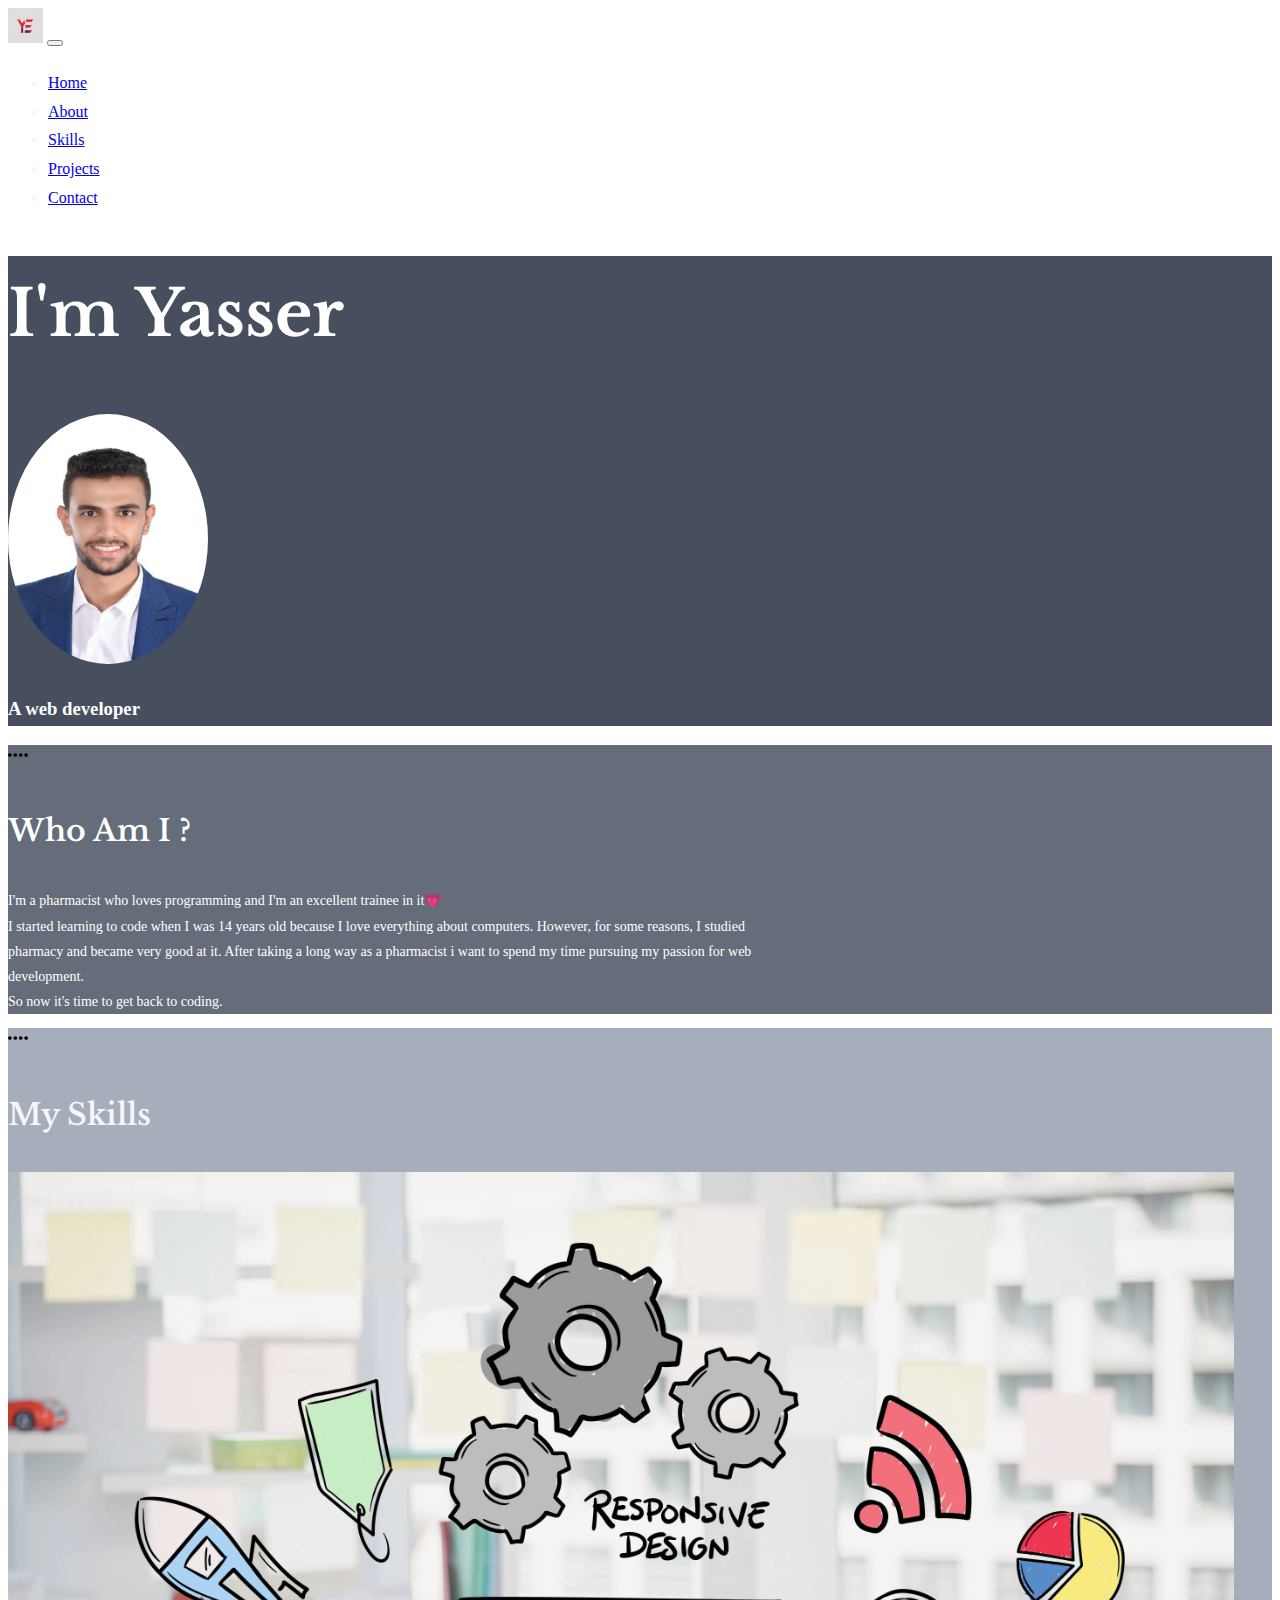
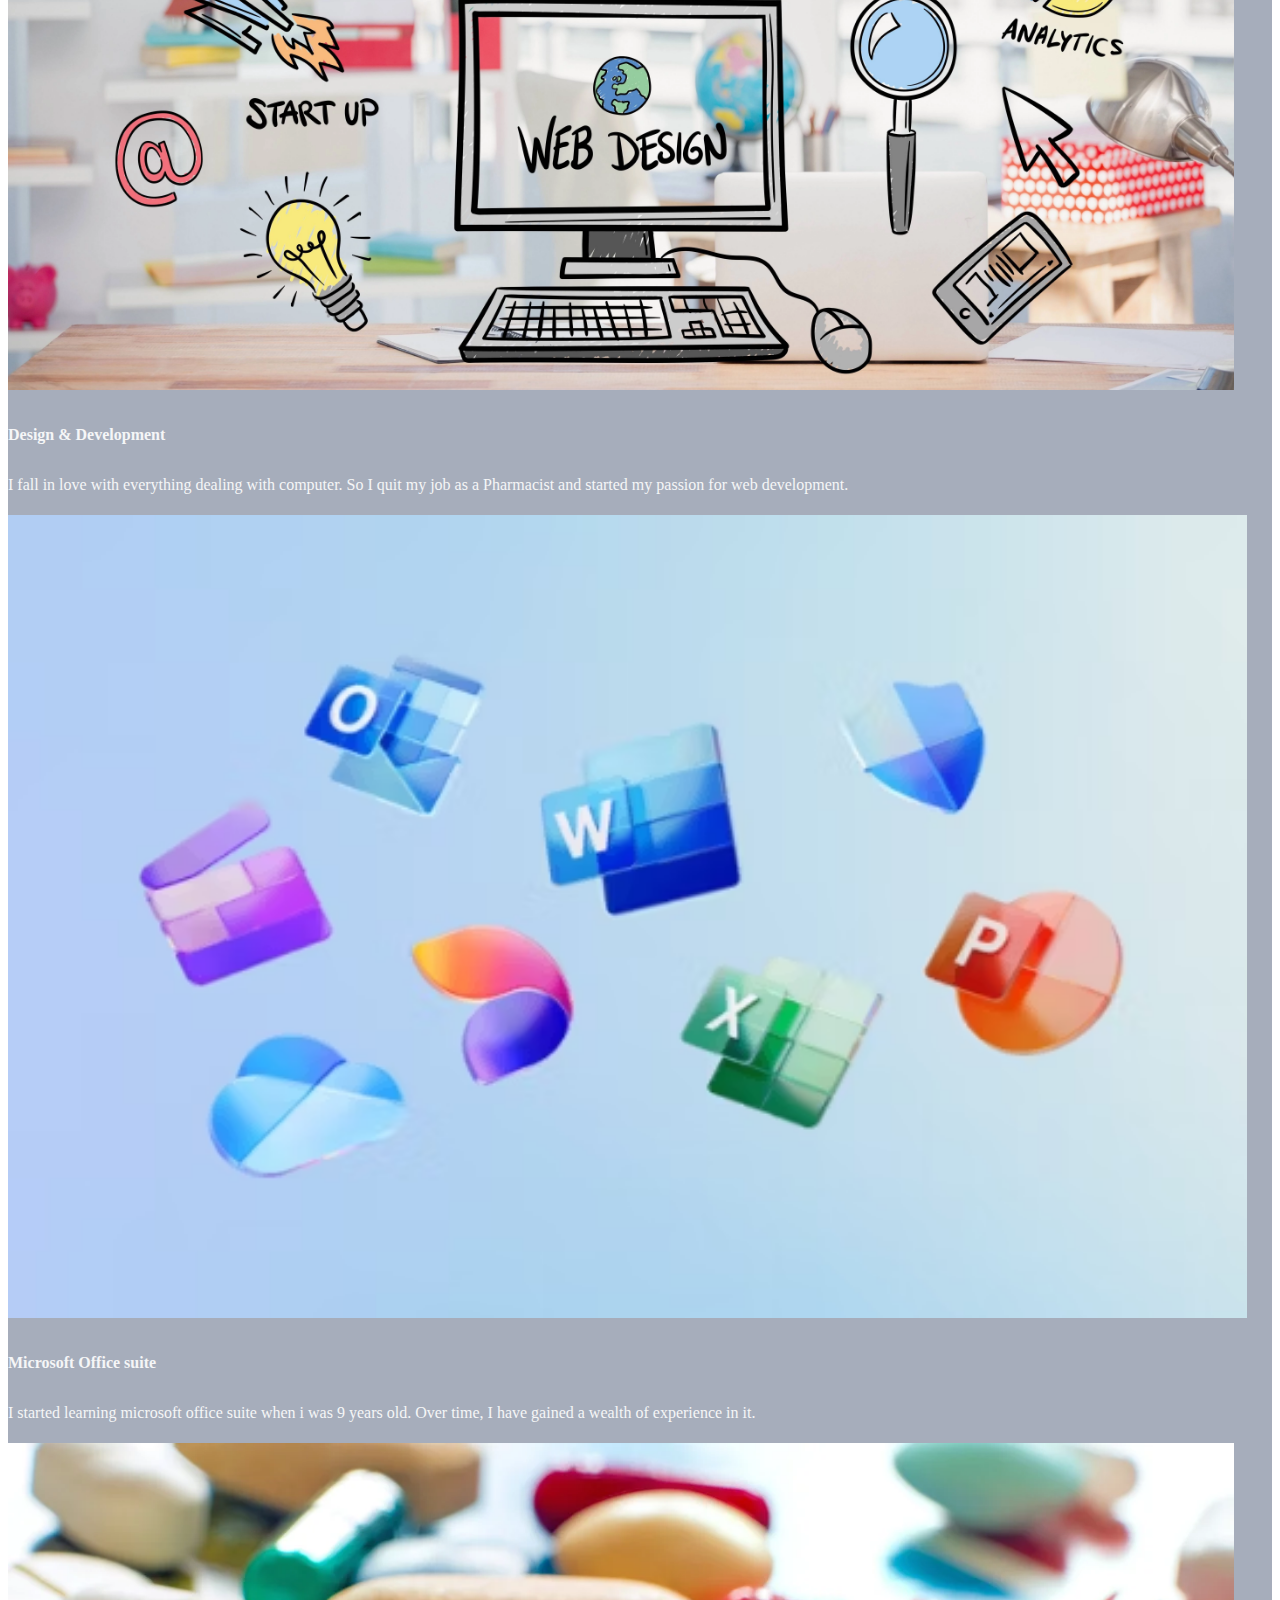
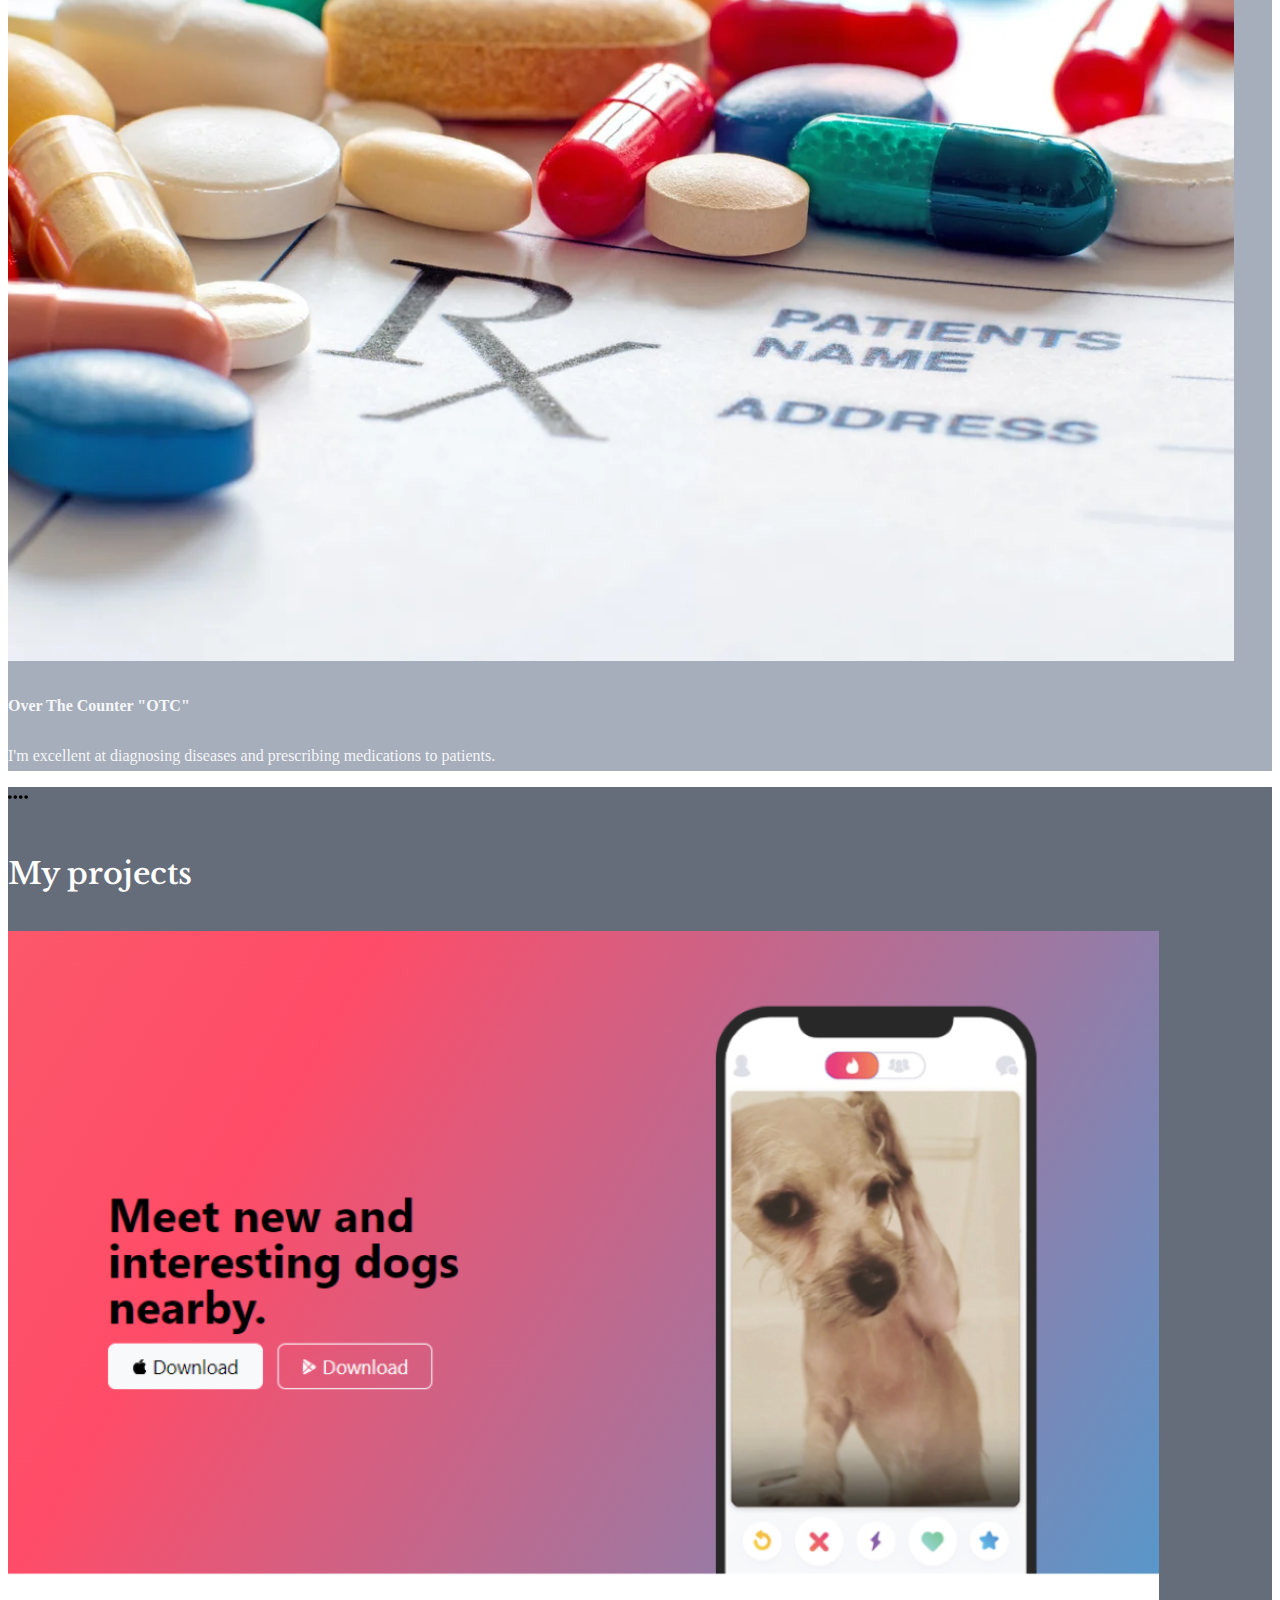
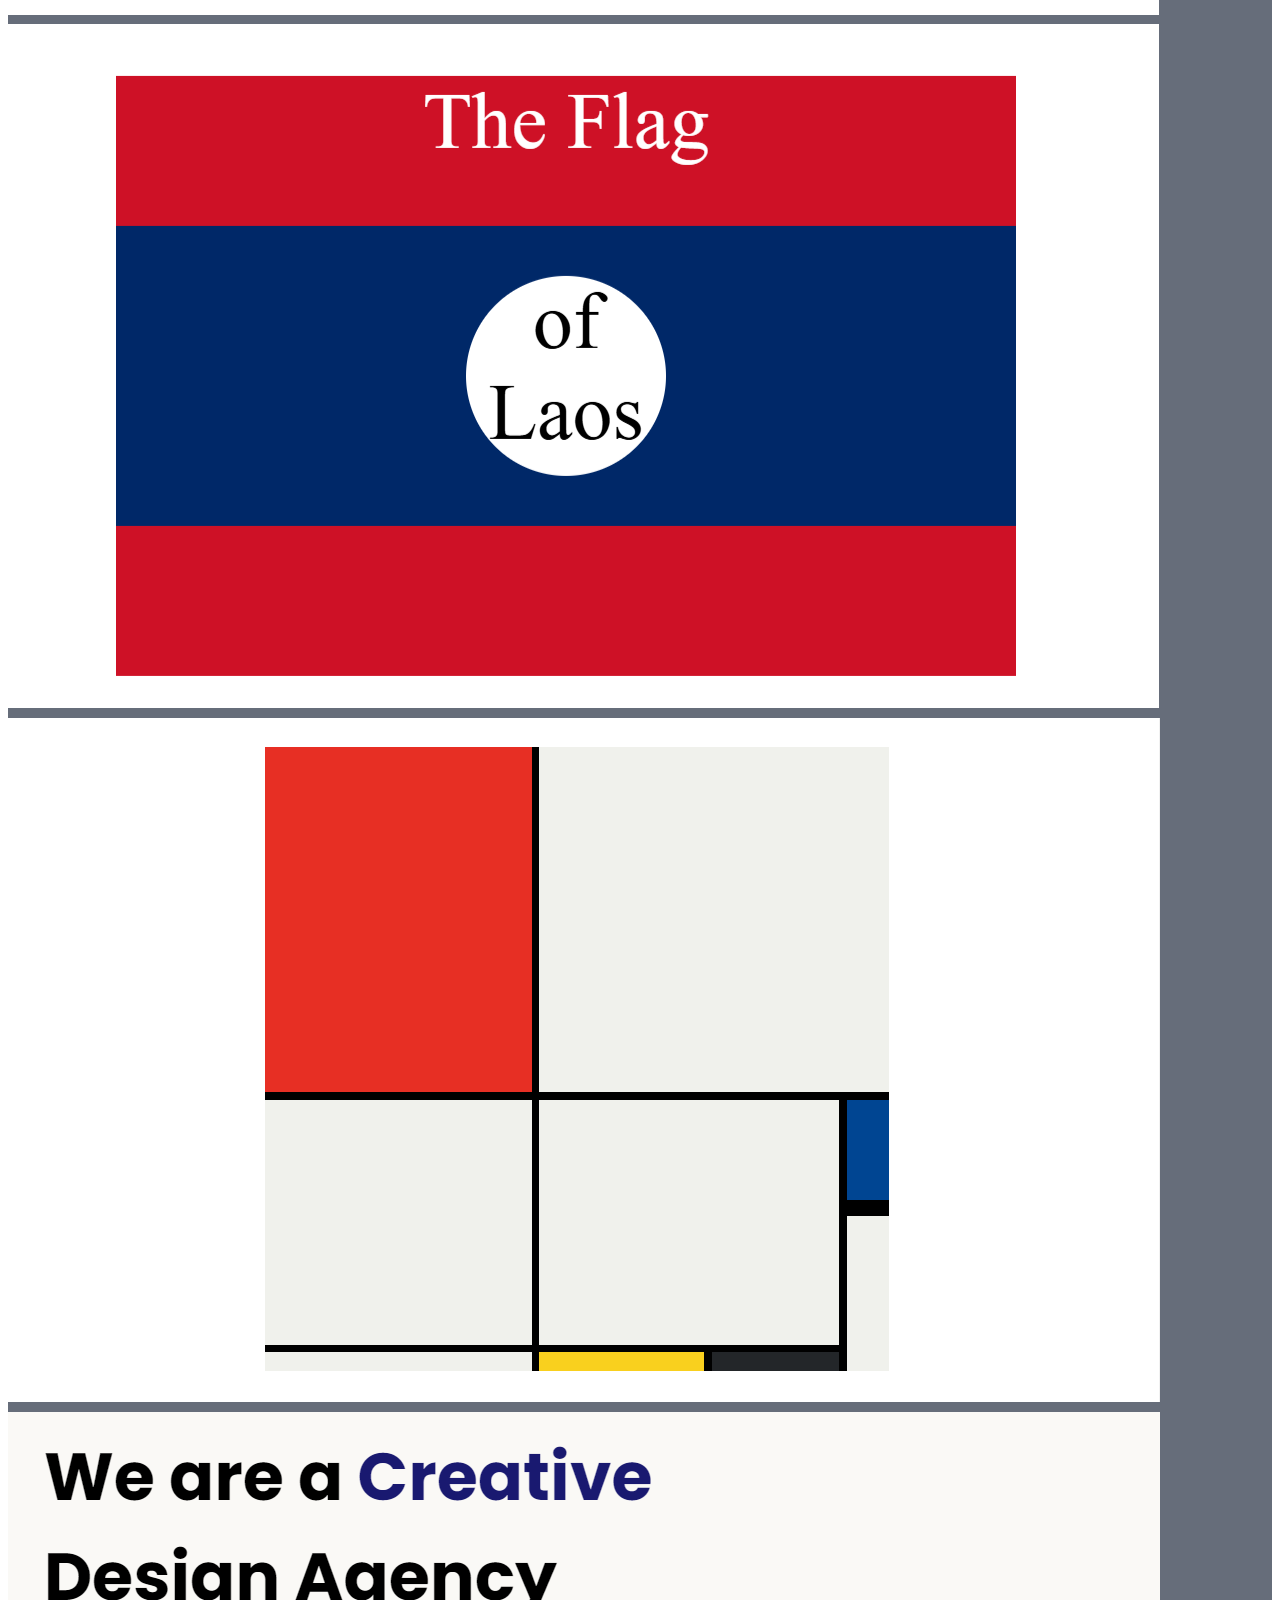
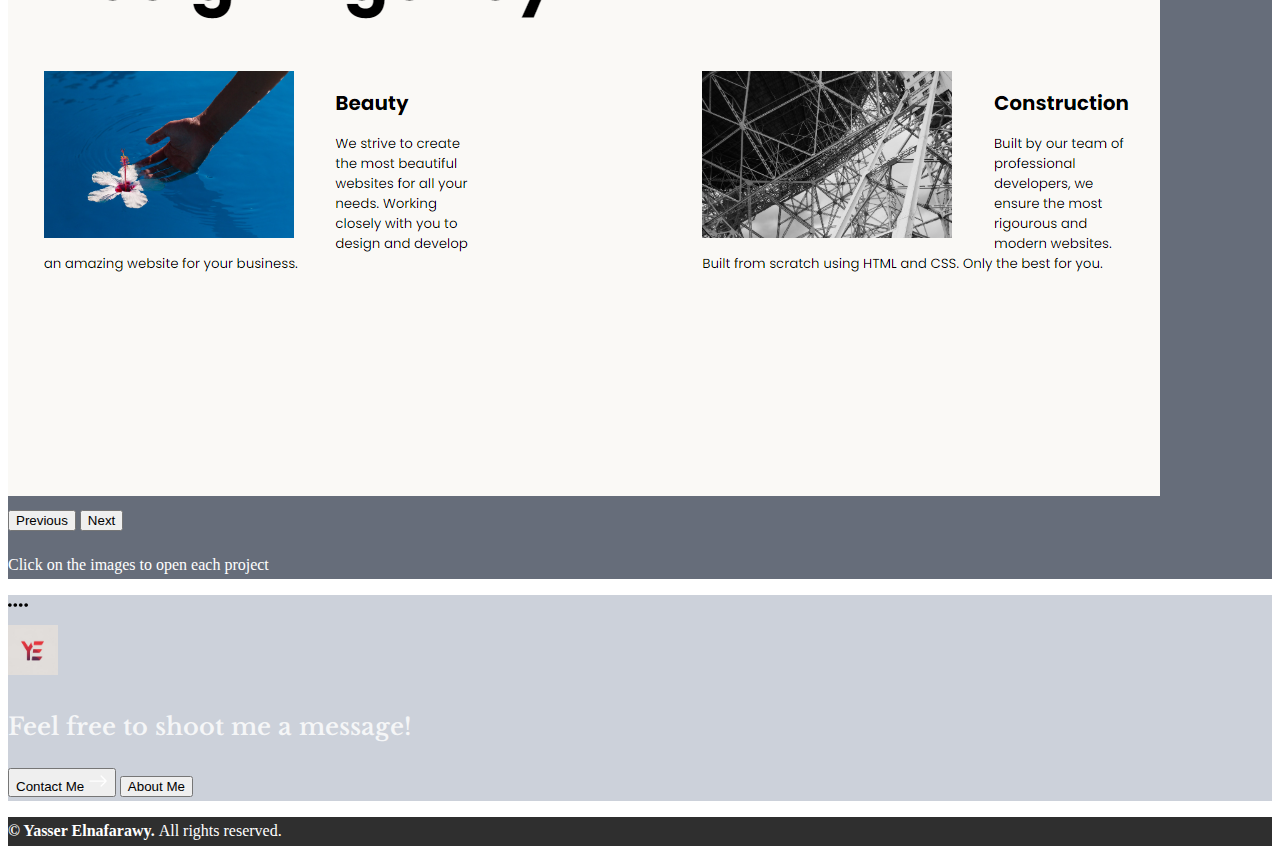
<file: index.html>
<!DOCTYPE html>
<html lang="en">
<head>
    <meta charset="UTF-8">
    <meta name="viewport" content="width=device-width, initial-scale=1.0">
    <title>Yasser Elnafarawy</title>
    <link rel="stylesheet" href="./style.css">
    <link rel="preconnect" href="https://fonts.googleapis.com">
    <link rel="preconnect" href="https://fonts.gstatic.com" crossorigin>
    <link href="https://fonts.googleapis.com/css2?family=Caveat&family=Libre+Baskerville&family=Niconne&display=swap" rel="stylesheet">
    <link href="https://cdn.jsdelivr.net/npm/bootstrap@5.3.6/dist/css/bootstrap.min.css" rel="stylesheet" integrity="sha384-4Q6Gf2aSP4eDXB8Miphtr37CMZZQ5oXLH2yaXMJ2w8e2ZtHTl7GptT4jmndRuHDT" crossorigin="anonymous">
</head>

<body>

    <section id="navbar">
        <nav class="navbar navbar-expand-lg bg-body-tertiary">
            <div class="container-fluid">
                <a class="navbar-brand" href="#"><img src="./assets/Dynamic 'YE' (2).png" height="35" alt="YE logo"></a>
                <button class="navbar-toggler" type="button" data-bs-toggle="collapse" data-bs-target="#navbarNavDropdown" aria-controls="navbarNavDropdown" aria-expanded="false" aria-label="Toggle navigation">
                <span class="navbar-toggler-icon"></span>
                </button>
                <div class="collapse navbar-collapse" id="navbarNavDropdown">
                <ul class="navbar-nav">
                    <li class="nav-item">
                    <a class="nav-link active" aria-current="page" href="#">Home</a>
                    </li>
                    <li class="nav-item">
                    <a class="nav-link" href="#who">About</a>
                    </li>
                    <li class="nav-item">
                    <a class="nav-link" href="#skills">Skills</a>
                    </li>
                    <li class="nav-item">
                    <a class="nav-link" href="#projects">Projects</a>
                    </li>
                    <li class="nav-item">
                    <a class="nav-link " href="#contact">Contact</a>
                    </li>
                </ul>
                </div>
            </div>
        </nav>
    </section>


    <section id="header">
        <div class="container-fluid bg-1 text-center py-5">
            <h1 class="pb-5 ">I'm Yasser</h1>
            <img src="./assets/Yasser.png" class="border border-4 border-success" style="display:inline" alt="Bird" width="200" height="250">
            <h3 class="pt-5">A web developer</h3>
        </div>
    </section>


    <section id="who" class="bg-2">
        <div class="container-fluid  text-center pb-5 px-lg-5  ">
            <img src="./assets/four-dots.svg" alt="four-dots" width="20px" class="mt-2 mb-5">
            <h3 class="margin pt-3 py-2">Who Am I ?</h3>
            <p class="pt-5 px-lg-5">I'm a pharmacist who loves programming and I'm an excellent trainee in it💗<br>
            I started learning to code when I was 14 years old because I love everything about computers. However, for some reasons, I studied pharmacy and became very good at it. After taking a long way as a pharmacist i want to spend my time pursuing my passion for web development. <br> 
            <span class="fw-bold text-primary-emphasis ">So now it's time to get back to coding.</span></p>
        </div>
    </section>


    <section id="skills">
        <div class="container-fluid bg-3 text-center">    
            <img src="./assets/four-dots.svg" alt="four-dots" width="20px" class="mt-2 mb-5">
            <h3 class="margin pb-5">My Skills</h3>
            <div class="row">
                <div class="col-lg-4 pb-5 px-5 text-center ">
                    
                    <img src="./assets/web-design.webp" class="mb-3" style="width:97%" alt="web-design">
                    <h4>Design & Development</h4>
                    <p >I fall in love with everything dealing with computer. So I quit my job as a Pharmacist and started my passion for web development.</p>
                    
                </div>
                <div class="col-lg-4 pb-5 px-5 text-center "> 
                    
                    <img src="./assets/MOS.avif" class="mb-3" style="width:98%" alt="microsoft office suite">
                    <h4>Microsoft Office suite</h4>
                    <p>I started learning microsoft office suite when i was 9 years old. Over time, I have gained a wealth of experience in it. </p>
                    
                </div>
                <div class="col-lg-4 pb-5 px-5 text-center  "> 
                    
                    <img src="./assets/medications.webp" class="mb-3" style="width:97%" alt="medications">
                    <h4>Over The Counter "OTC"</h4>
                    <p>I'm excellent at diagnosing diseases and prescribing medications to patients.</p>
                    
                </div>
            </div>
        </div>
        
    </section>

    <section id="projects">
        <div class="container-fluid text-center pb-5">
            <img src="./assets/four-dots.svg" alt="four-dots" width="20px" class="mt-2 mb-5">
            <h3 class="">My projects</h3>
            <div class="d-flex justify-content-center">
                <div id="carouselExampleAutoplaying" class="carousel slide mt-3 mb-1" data-bs-ride="carousel">
                    <div class="carousel-inner">
                        <div class="carousel-item active">
                        <a href="./projects/11.3 TinDog Project/index.html" target="_blank"><img src="./assets/Tin-dog.png" class="d-block w-100" alt="Tin-dog"></a>
                        </div>
                        <div class="carousel-item">
                        <a href="./projects/7.3 CSS Flag Project/index.html" target="_blank"><img src="./assets/FLAG.png" class="d-block w-100" alt="flag of Laos"></a>
                        </div>
                        <div class="carousel-item">
                        <a href="./projects/10.3 Mondrian Project/index.html" target="_blank"><img src="./assets/MONDRIAN.png" class="d-block w-100" alt="MONDRIAN"></a>
                        </div>
                        <div class="carousel-item">
                        <a href="./projects/8.4 Web Design Agency Project/index.html" target="_blank"><img src="./assets/WEB-AGENCY.png" class="d-block w-100" alt="web-design"></a>
                        </div>
                    </div>
                    <button class="carousel-control-prev " type="button" data-bs-target="#carouselExampleAutoplaying" data-bs-slide="prev">
                    <span class="carousel-control-prev-icon" aria-hidden="true"></span>
                    <span class="visually-hidden">Previous</span>
                    </button>
                    <button class="carousel-control-next " type="button" data-bs-target="#carouselExampleAutoplaying" data-bs-slide="next">
                    <span class="carousel-control-next-icon " aria-hidden="true"></span>
                    <span class="visually-hidden">Next</span>
                    </button>
                </div>
            </div>
            <p>Click on the images to open each project</p>
        </div>

    </section>

    <section id="contact">
    <div class="container-fluid bg-4 text-center">
        <img src="./assets/four-dots.svg" alt="four-dots" width="20px" class="mt-2 mb-5">
        <div class="d-flex justify-content-center ">
            <div class="p-5 mb-5 text-center "> 
                <img src="./assets/Dynamic 'YE' (2).png" alt="YE logo" height="50" class="pb-3"> 
                <h2 class="text-body-emphasis pb-2">Feel free to shoot me a message!</h2> 
                <p class="col-lg-8 mx-auto fs-5 pb-2">
                 
                </p> 
                <div class="container-fluid gap-2 my-5"> 
                    <div class="row">
                        <div class="col-lg-1 col-0"></div>
                        <a href="./contact.html" class="contact-me col-xl-5 col-lg-6 col-12 mb-lg-0 mb-3" target="_blank">
                        <button class=" align-items-center btn btn-primary btn-lg px-4 rounded-pill" type="button">
                            Contact Me
                            <svg xmlns="http://www.w3.org/2000/svg"  height="20" fill="currentColor" class="bi bi-arrow-right ps-2" viewBox="0 0 16 16">
                                <path fill-rule="evenodd" d="M1 8a.5.5 0 0 1 .5-.5h11.793l-3.147-3.146a.5.5 0 0 1 .708-.708l4 4a.5.5 0 0 1 0 .708l-4 4a.5.5 0 0 1-.708-.708L13.293 8.5H1.5A.5.5 0 0 1 1 8"/>
                            </svg> 
                        </button></a> 
                        <a href="./About.html" class="about-me col-lg-4 col-12 " target="_blank">
                        <button class=" btn btn-outline-secondary btn-lg px-4 rounded-pill" type="button">
                            About Me
                        </button></a>
                        
                    </div>
                </div> 
            </div>
        </div>
    </div>
    </section>
    
    
    <section id="footer">
        
        <footer class="container-fluid bg-5 text-center py-2">
            <p> <span class="text-info">&#169; Yasser Elnafarawy. </span>All rights reserved. </p> 
        </footer>

    </section>


    <script src="https://cdn.jsdelivr.net/npm/bootstrap@5.3.6/dist/js/bootstrap.bundle.min.js" 
        integrity="sha384-j1CDi7MgGQ12Z7Qab0qlWQ/Qqz24Gc6BM0thvEMVjHnfYGF0rmFCozFSxQBxwHKO" 
        crossorigin="anonymous">
    </script>
</body>
</html>
</file>
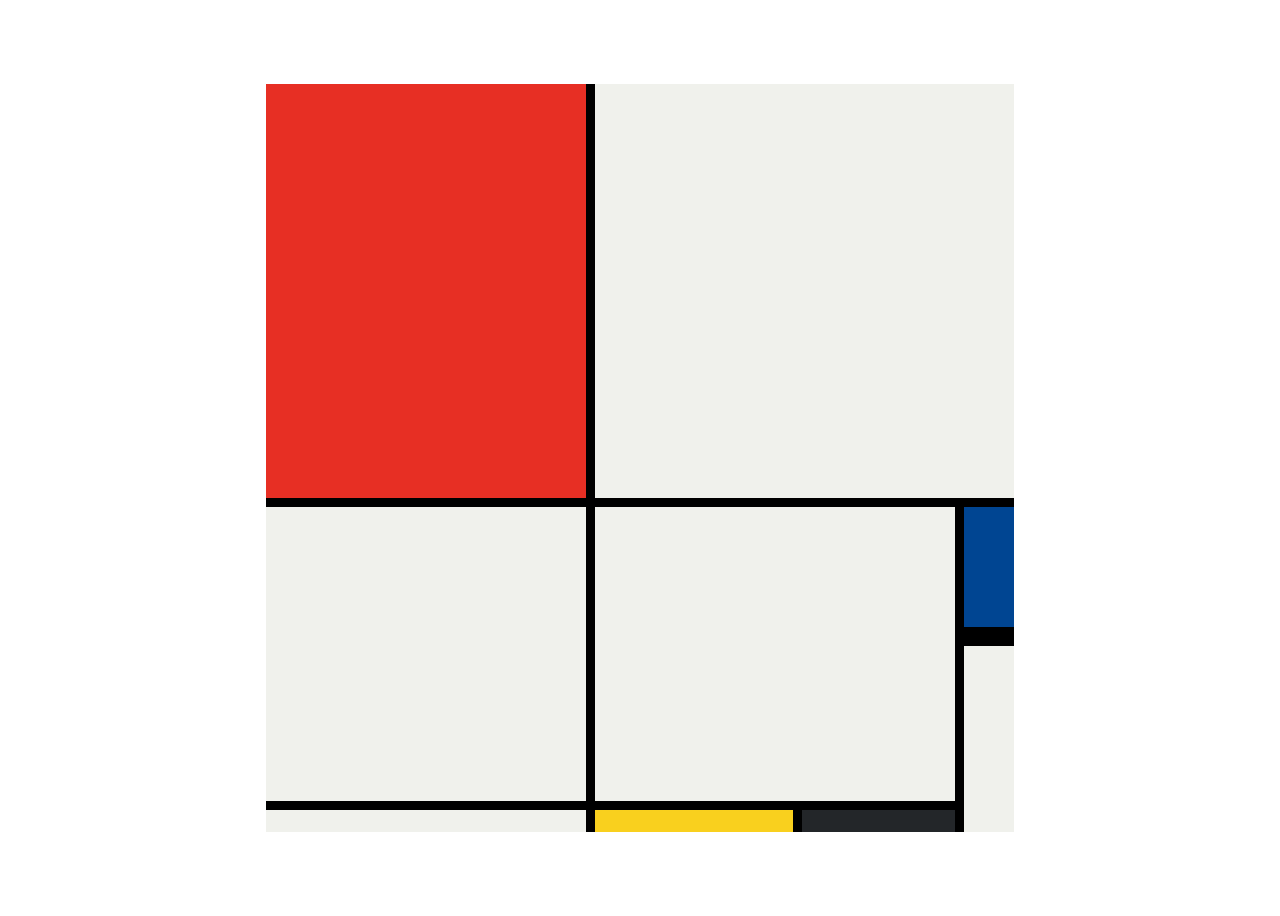
<file: projects/10.3 Mondrian Project/index.html>
<!DOCTYPE html>
<html lang="en">

<head>
  <meta charset="UTF-8">
  <meta name="viewport" content="width=device-width, initial-scale=1.0">
  <title>Mondrian Project</title>
  <style>
    /* 
    Write your CSS here 
    Gap Colour: #000
    White: #F0F1EC
    Red: #E72F24
    Black: #232629
    Blue: #004592
    Yellow: #F9D01E

    For dimensions, see dimensions.png image.
    HINT: Remember you can't change the properties of grid lines.
    But grid lines are transparent!
    */
    .flex {
      display: flex;
      justify-content: center;
      align-items: center;
      height: 100vh;
      
    }
    
    .grid-container {
      background-color: #000;
      width: 748px;
      height: 748px;
      display: grid;
      grid-template-columns:320px 198px 153px 50px ;
      grid-template-rows: 414px 130px 155px 22px ;
      gap: 9px ;
    }
    .Red {
      background-color: #E72F24 ;
    }
    .White {
      background-color: #F0F1EC;
    }
    .one {
      grid-column: span 3;
    }
    .two {
      grid-row: span 2;
    }
    .three {
      /* grid-column: span 2;
      grid-row: span 2; */
      grid-area: 2 / 2 / 4 / 4;
    }
    .four {
      grid-row: span 2;
    }
    .Blue {
      background-color: #004592 ;
      border-bottom: 10px solid #000 ;
    } 
    .Yellow {
      background-color: #F9D01E;
    }
    .Black {
      background-color: #232629;
    }
  </style>
</head>

<body>
  <!-- Write your HTML here -->
   <div class="flex">
      <div class="grid-container">
        <div class="Red"></div>
        <div class="White one"></div>
        <div class="White two"></div>
        <div class="White three"></div>
        <div class="Blue"></div>
        <div class="White four"></div>
        <div class="White five"></div>
        <div class="Yellow"></div>
        <div class="Black"></div>
      </div>
    </div>
</body>

</html>
</file>
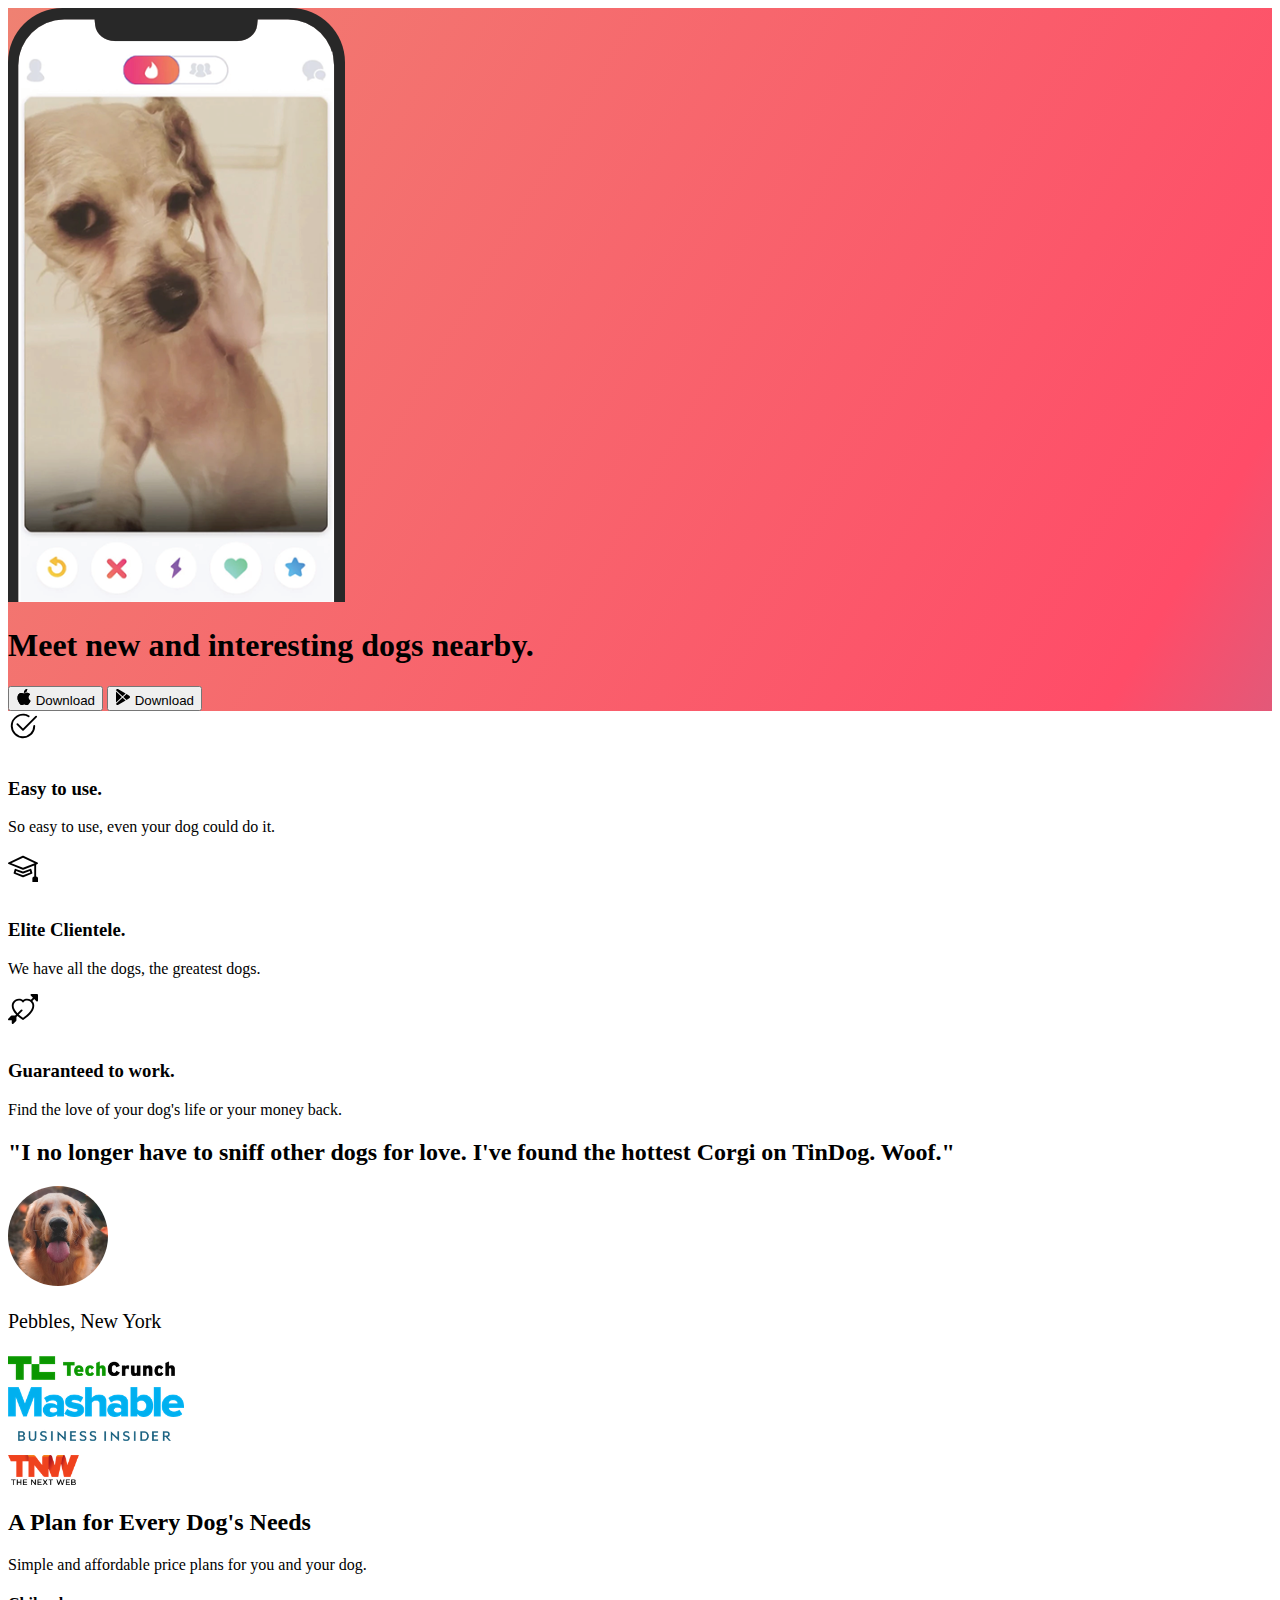
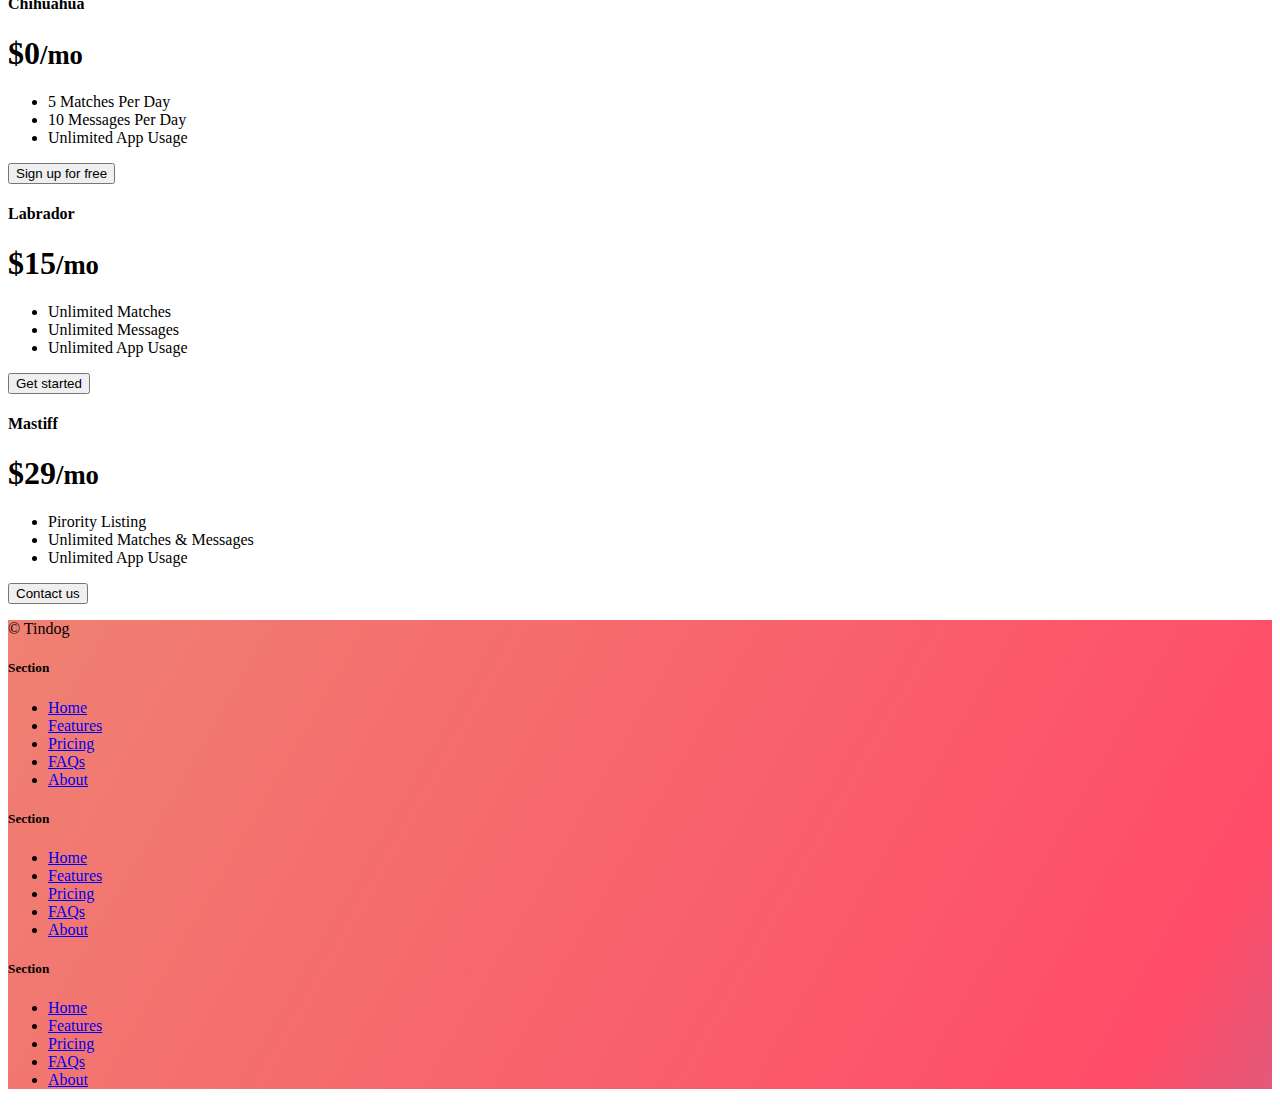
<file: projects/11.3 TinDog Project/index.html>
<!DOCTYPE html>
<html lang="en">

<head>
  <meta charset="UTF-8">
  <meta name="viewport" content="width=device-width, initial-scale=1.0">
  <title>TinDog</title>
  <link rel="stylesheet" href="./css/style.css">
  <link href="https://cdn.jsdelivr.net/npm/bootstrap@5.3.6/dist/css/bootstrap.min.css" rel="stylesheet" integrity="sha384-4Q6Gf2aSP4eDXB8Miphtr37CMZZQ5oXLH2yaXMJ2w8e2ZtHTl7GptT4jmndRuHDT" crossorigin="anonymous">
</head>

<body>

  <!-- Title -->
  <section id="title" class="gradient-background" >
    
    <div class="container col-xxl-8 px-4 pt-5 "> 
      <div class="row flex-lg-row-reverse align-items-center g-5 pt-5"> 
        <div class="col-10 col-sm-8 col-lg-6"> 
          <img src="./images/iphone.png" class="d-block mx-lg-auto img-fluid " alt="dog on iphone screen"  loading="lazy"> 
        </div> 
        <div class="col-lg-6"> 
          <h1 class="display-5 fw-bold text-body-emphasis lh-1 mb-3">Meet new and interesting dogs nearby.</h1> 
          <div class="d-grid gap-2 d-md-flex justify-content-md-start"> 
            <button type="button" class="btn btn-light btn-lg px-4 me-md-2" fdprocessedid="wto8fd">
              <svg xmlns="http://www.w3.org/2000/svg" width="16" height="16" fill="currentColor"
                class="bi bi-apple mb-1" viewBox="0 0 16 16">
                <path
                  d="M11.182.008C11.148-.03 9.923.023 8.857 1.18c-1.066 1.156-.902 2.482-.878 2.516.024.034 1.52.087 2.475-1.258.955-1.345.762-2.391.728-2.43Zm3.314 11.733c-.048-.096-2.325-1.234-2.113-3.422.212-2.189 1.675-2.789 1.698-2.854.023-.065-.597-.79-1.254-1.157a3.692 3.692 0 0 0-1.563-.434c-.108-.003-.483-.095-1.254.116-.508.139-1.653.589-1.968.607-.316.018-1.256-.522-2.267-.665-.647-.125-1.333.131-1.824.328-.49.196-1.422.754-2.074 2.237-.652 1.482-.311 3.83-.067 4.56.244.729.625 1.924 1.273 2.796.576.984 1.34 1.667 1.659 1.899.319.232 1.219.386 1.843.067.502-.308 1.408-.485 1.766-.472.357.013 1.061.154 1.782.539.571.197 1.111.115 1.652-.105.541-.221 1.324-1.059 2.238-2.758.347-.79.505-1.217.473-1.282Z" />
                <path
                  d="M11.182.008C11.148-.03 9.923.023 8.857 1.18c-1.066 1.156-.902 2.482-.878 2.516.024.034 1.52.087 2.475-1.258.955-1.345.762-2.391.728-2.43Zm3.314 11.733c-.048-.096-2.325-1.234-2.113-3.422.212-2.189 1.675-2.789 1.698-2.854.023-.065-.597-.79-1.254-1.157a3.692 3.692 0 0 0-1.563-.434c-.108-.003-.483-.095-1.254.116-.508.139-1.653.589-1.968.607-.316.018-1.256-.522-2.267-.665-.647-.125-1.333.131-1.824.328-.49.196-1.422.754-2.074 2.237-.652 1.482-.311 3.83-.067 4.56.244.729.625 1.924 1.273 2.796.576.984 1.34 1.667 1.659 1.899.319.232 1.219.386 1.843.067.502-.308 1.408-.485 1.766-.472.357.013 1.061.154 1.782.539.571.197 1.111.115 1.652-.105.541-.221 1.324-1.059 2.238-2.758.347-.79.505-1.217.473-1.282Z" />
              </svg> Download</button> 
            <button type="button" class="btn btn-outline-light btn-lg px-4" fdprocessedid="iv96ci"> 
              <svg xmlns="http://www.w3.org/2000/svg" width="16" height="16" fill="currentColor"
                class="bi bi-google-play mb-1 " viewBox="0 0 16 16">
                <path
                  d="M14.222 9.374c1.037-.61 1.037-2.137 0-2.748L11.528 5.04 8.32 8l3.207 2.96 2.694-1.586Zm-3.595 2.116L7.583 8.68 1.03 14.73c.201 1.029 1.36 1.61 2.303 1.055l7.294-4.295ZM1 13.396V2.603L6.846 8 1 13.396ZM1.03 1.27l6.553 6.05 3.044-2.81L3.333.215C2.39-.341 1.231.24 1.03 1.27Z" />
                  </svg> Download</button> 
          </div> 
        </div> 
      </div> 
    </div>

  </section>
  <!-- Features -->
  <section id="features">
    <div class="container px-4 py-5" >
      <div class="row g-4 py-5 row-cols-1 row-cols-lg-3"> 
        <div class="col d-flex align-items-start"> 
          <div class="icon-square text-body-emphasis bg-body-secondary d-inline-flex align-items-center justify-content-center fs-4 flex-shrink-0 me-3"> 
            <svg xmlns="http://www.w3.org/2000/svg" height="30" fill="currentColor" class="bi bi-check2-circle"
              viewBox="0 0 16 16">
              <path
                d="M2.5 8a5.5 5.5 0 0 1 8.25-4.764.5.5 0 0 0 .5-.866A6.5 6.5 0 1 0 14.5 8a.5.5 0 0 0-1 0 5.5 5.5 0 1 1-11 0z" />
              <path
                d="M15.354 3.354a.5.5 0 0 0-.708-.708L8 9.293 5.354 6.646a.5.5 0 1 0-.708.708l3 3a.5.5 0 0 0 .708 0l7-7z" />
              </svg>
          </div> 
          <div> 
            <h3 class="fs-2 text-body-emphasis">Easy to use.</h3> 
            <p>So easy to use, even your dog could do it.</p> 
          </div> 
        </div> 
        <div class="col d-flex align-items-start"> 
          <div class="icon-square text-body-emphasis bg-body-secondary d-inline-flex align-items-center justify-content-center fs-4 flex-shrink-0 me-3"> 
            <svg xmlns="http://www.w3.org/2000/svg" height="30" fill="currentColor" class="bi bi-mortarboard" viewBox="0 0 16 16">
              <path d="M8.211 2.047a.5.5 0 0 0-.422 0l-7.5 3.5a.5.5 0 0 0 .025.917l7.5 3a.5.5 0 0 0 .372 0L14 7.14V13a1 1 0 0 0-1 1v2h3v-2a1 1 0 0 0-1-1V6.739l.686-.275a.5.5 0 0 0 .025-.917l-7.5-3.5ZM8 8.46 1.758 5.965 8 3.052l6.242 2.913L8 8.46Z"/>
              <path d="M4.176 9.032a.5.5 0 0 0-.656.327l-.5 1.7a.5.5 0 0 0 .294.605l4.5 1.8a.5.5 0 0 0 .372 0l4.5-1.8a.5.5 0 0 0 .294-.605l-.5-1.7a.5.5 0 0 0-.656-.327L8 10.466 4.176 9.032Zm-.068 1.873.22-.748 3.496 1.311a.5.5 0 0 0 .352 0l3.496-1.311.22.748L8 12.46l-3.892-1.556Z"/>
            </svg> 
          </div> 
          <div> 
            <h3 class="fs-2 text-body-emphasis">Elite Clientele.</h3> 
            <p>We have all the dogs, the greatest dogs.</p> 
          </div> 
        </div> 
        <div class="col d-flex align-items-start"> 
          <div class="icon-square text-body-emphasis bg-body-secondary d-inline-flex align-items-center justify-content-center fs-4 flex-shrink-0 me-3"> 
            <svg xmlns="http://www.w3.org/2000/svg" height="30" fill="currentColor" class="bi bi-arrow-through-heart"
              viewBox="0 0 16 16">
              <path fill-rule="evenodd"
              d="M2.854 15.854A.5.5 0 0 1 2 15.5V14H.5a.5.5 0 0 1-.354-.854l1.5-1.5A.5.5 0 0 1 2 11.5h1.793l.53-.53c-.771-.802-1.328-1.58-1.704-2.32-.798-1.575-.775-2.996-.213-4.092C3.426 2.565 6.18 1.809 8 3.233c1.25-.98 2.944-.928 4.212-.152L13.292 2 12.147.854A.5.5 0 0 1 12.5 0h3a.5.5 0 0 1 .5.5v3a.5.5 0 0 1-.854.354L14 2.707l-1.006 1.006c.236.248.44.531.6.845.562 1.096.585 2.517-.213 4.092-.793 1.563-2.395 3.288-5.105 5.08L8 13.912l-.276-.182a21.86 21.86 0 0 1-2.685-2.062l-.539.54V14a.5.5 0 0 1-.146.354l-1.5 1.5Zm2.893-4.894A20.419 20.419 0 0 0 8 12.71c2.456-1.666 3.827-3.207 4.489-4.512.679-1.34.607-2.42.215-3.185-.817-1.595-3.087-2.054-4.346-.761L8 4.62l-.358-.368c-1.259-1.293-3.53-.834-4.346.761-.392.766-.464 1.845.215 3.185.323.636.815 1.33 1.519 2.065l1.866-1.867a.5.5 0 1 1 .708.708L5.747 10.96Z" />
            </svg> 
          </div> 
          <div> 
            <h3 class="fs-2 text-body-emphasis">Guaranteed to work.</h3> 
            <p>Find the love of your dog's life or your money back.</p> 
          </div> 
        </div> 
      </div>
    </div>
  </section>
  <!-- Testimonial -->
  <section id="testimonial" class="bg-body-tertiary">

    <div class="container pt-5">
      <h2 class="text-center">"I no longer have to sniff other dogs for love. I've found the hottest Corgi on TinDog. Woof."</h2>
      <div class="d-flex justify-content-center mt-5">
      <img src="./images/dog-img.jpg" alt="" class="profile-img">
      </div>
      <div class="d-flex justify-content-center mt-2">
        <p>Pebbles, New York</p>
      </div>
      <div class="row mt-lg-5 py-5" >
        <div class="col-lg-3 mb-lg-0 mb-2 d-flex justify-content-center" >
          <img src="./images/techcrunch.png" alt="techcrunch" height="30">
        </div>
        <div class="col-lg-3 mb-lg-0 mb-2 d-flex justify-content-center">
          <img src="./images/mashable.png" alt="mashable" height="30">
        </div>
        <div class="col-lg-3 mb-lg-0 mb-2 d-flex justify-content-center">
          <img src="./images/bizinsider.png" alt="businss insider" height="30">
        </div>
        <div class="col-lg-3 mb-lg-0 mb-2 d-flex justify-content-center">
          <img src="./images/tnw.png" alt="The next web" height="30">
        </div>

      </div>
    </div>

  </section>
  <!-- Pricing -->
  <section id="pricing">
    <div class="container py-3 my-4"> 
      <header> 
        <div class="pricing-header p-3 pb-md-4 mx-auto text-center"> 
          <h2 class="display-4 fw-normal text-body-emphasis">A Plan for Every Dog's Needs</h2> 
          <p class="fs-5 text-body-secondary">Simple and affordable price plans for you and your dog.</p> 
        </div> 
      </header> 
      <main> 
        <div class="row row-cols-1 row-cols-md-3 mb-3 text-center"> 
          <div class="col"> 
            <div class="card mb-4 rounded-3 shadow-sm"> 
              <div class="card-header py-3"> 
                <h4 class="my-0 fw-normal">Chihuahua</h4> 
              </div> 
              <div class="card-body"> 
                <h1 class="card-title pricing-card-title">$0<small class="text-body-secondary fw-light">/mo</small></h1> 
                <ul class="list-unstyled mt-3 mb-4"> 
                  <li>5 Matches Per Day</li> 
                  <li>10 Messages Per Day</li> 
                  <li>Unlimited App Usage</li> 
                </ul> 
                <button type="button" class="w-100 btn btn-lg btn-outline-dark">Sign up for free</button> 
              </div> 
            </div> 
          </div> 
          <div class="col"> 
            <div class="card mb-4 rounded-3 shadow-sm"> 
              <div class="card-header py-3"> 
                <h4 class="my-0 fw-normal">Labrador</h4> 
              </div> 
              <div class="card-body"> 
                <h1 class="card-title pricing-card-title">$15<small class="text-body-secondary fw-light">/mo</small></h1> 
                <ul class="list-unstyled mt-3 mb-4"> 
                  <li>Unlimited Matches</li> 
                  <li>Unlimited Messages</li> 
                  <li>Unlimited App Usage</li> 
                </ul> 
                <button type="button" class="w-100 btn btn-lg btn-dark">Get started</button> 
              </div> 
            </div> 
          </div> 
          <div class="col"> 
            <div class="card mb-4 rounded-3 shadow-sm border-dark"> 
              <div class="card-header py-3 text-bg-dark border-dark"> 
                <h4 class="my-0 fw-normal">Mastiff</h4> 
              </div> 
              <div class="card-body"> 
                <h1 class="card-title pricing-card-title">$29<small class="text-body-secondary fw-light">/mo</small></h1> 
                <ul class="list-unstyled mt-3 mb-4"> 
                  <li>Pirority Listing</li> 
                  <li>Unlimited Matches & Messages</li> 
                  <li>Unlimited App Usage</li> 
                </ul> 
                <button type="button" class="w-100 btn btn-lg btn-dark">Contact us</button> 
              </div> 
            </div> 
          </div>
        </div> 
      </main>    
    </div> 
            
          
  </section>
  <!-- Footer -->
  <section id="footer" class=" gradient-background">
    <div class="container">
      <footer class="row row-cols-1 row-cols-sm-2 row-cols-md-5 py-5 "> 
        <div class="col mb-3"> 
          <p class="text-body-secondary">© Tindog</p> 
        </div> 
        <div class="col mb-3"></div> 
        <div class="col mb-3"> 
          <h5>Section</h5> 
          <ul class="nav flex-column"> 
            <li class="nav-item mb-2"><a href="#" class="nav-link p-0 text-body-secondary">Home</a></li> 
            <li class="nav-item mb-2"><a href="#" class="nav-link p-0 text-body-secondary">Features</a></li> 
            <li class="nav-item mb-2"><a href="#" class="nav-link p-0 text-body-secondary">Pricing</a></li> 
            <li class="nav-item mb-2"><a href="#" class="nav-link p-0 text-body-secondary">FAQs</a></li> 
            <li class="nav-item mb-2"><a href="#" class="nav-link p-0 text-body-secondary">About</a></li> 
          </ul> 
        </div> 
        <div class="col mb-3"> 
          <h5>Section</h5> 
          <ul class="nav flex-column"> 
            <li class="nav-item mb-2"><a href="#" class="nav-link p-0 text-body-secondary">Home</a></li> 
            <li class="nav-item mb-2"><a href="#" class="nav-link p-0 text-body-secondary">Features</a></li> 
            <li class="nav-item mb-2"><a href="#" class="nav-link p-0 text-body-secondary">Pricing</a></li> 
            <li class="nav-item mb-2"><a href="#" class="nav-link p-0 text-body-secondary">FAQs</a></li> 
            <li class="nav-item mb-2"><a href="#" class="nav-link p-0 text-body-secondary">About</a></li> 
          </ul> 
        </div> 
        <div class="col mb-3"> 
          <h5>Section</h5> 
          <ul class="nav flex-column"> 
            <li class="nav-item mb-2"><a href="#" class="nav-link p-0 text-body-secondary">Home</a></li> 
            <li class="nav-item mb-2"><a href="#" class="nav-link p-0 text-body-secondary">Features</a></li> 
            <li class="nav-item mb-2"><a href="#" class="nav-link p-0 text-body-secondary">Pricing</a></li> 
            <li class="nav-item mb-2"><a href="#" class="nav-link p-0 text-body-secondary">FAQs</a></li> 
            <li class="nav-item mb-2"><a href="#" class="nav-link p-0 text-body-secondary">About</a></li> 
          </ul> 
        </div> 
      </footer>
    </div>
  </section>

  <script 
  src="https://cdn.jsdelivr.net/npm/bootstrap@5.3.6/dist/js/bootstrap.bundle.min.js" 
  integrity="sha384-j1CDi7MgGQ12Z7Qab0qlWQ/Qqz24Gc6BM0thvEMVjHnfYGF0rmFCozFSxQBxwHKO" 
  crossorigin="anonymous">
  </script>
</body>

</html>
</file>
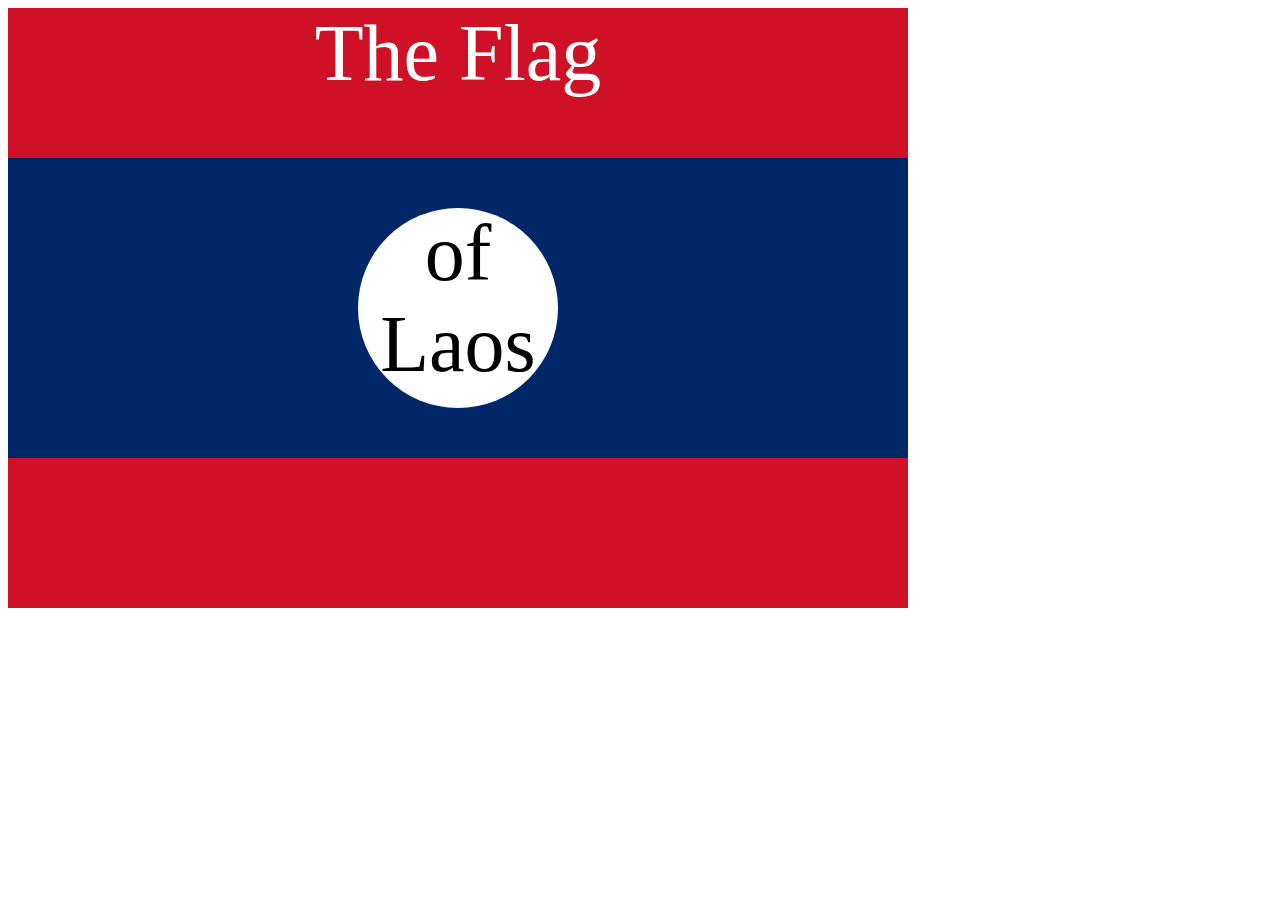
<file: projects/7.3 CSS Flag Project/index.html>
<!DOCTYPE html>
<html lang="en">

<head>
  <meta charset="UTF-8">
  <title>CSS Flag Project</title>
  <style>
    /* Write your CSS Code here */
    .flag {
      background-color:#ce1126 ;
      height: 600px;
      width: 900px;
      position:relative;
    }
    .flag > div {
      background-color: #002868 ;
      height: 300px;
      width: 900px;
      position: absolute;
      top: 150px;
    }

    
    div div > p {
      background-color: white;
      height: 200px;
      width: 200px;
      border-radius: 50%;
      margin: 0;
      text-align: center;
      font-size: 80px;
      position: relative;
      top: 50px;
      left: 350px;
      
    }
    
    .flag > p {
      color: white;
      text-align: center;
      font-size: 80px;
      margin: 0;
    }
  </style>
</head>

<!-- 
  IMPORTANT! Do not change any HTML
Don't add any classes/ids/elements 
Use what you know about combining selectors 
and CSS specificity instead.
Hint 1: The flag is 900px by 600px and the circle is 200px by 200px.
Hint 2: You can use CSS inspection to get the colors from
https://appbrewery.github.io/flag-of-laos/
-->

<body>
  <div class="flag">
    <p>The Flag</p>
    <div>
      <div>
        <p>of Laos</p>
      </div>
    </div>
  </div>
</body>

</html>
</file>
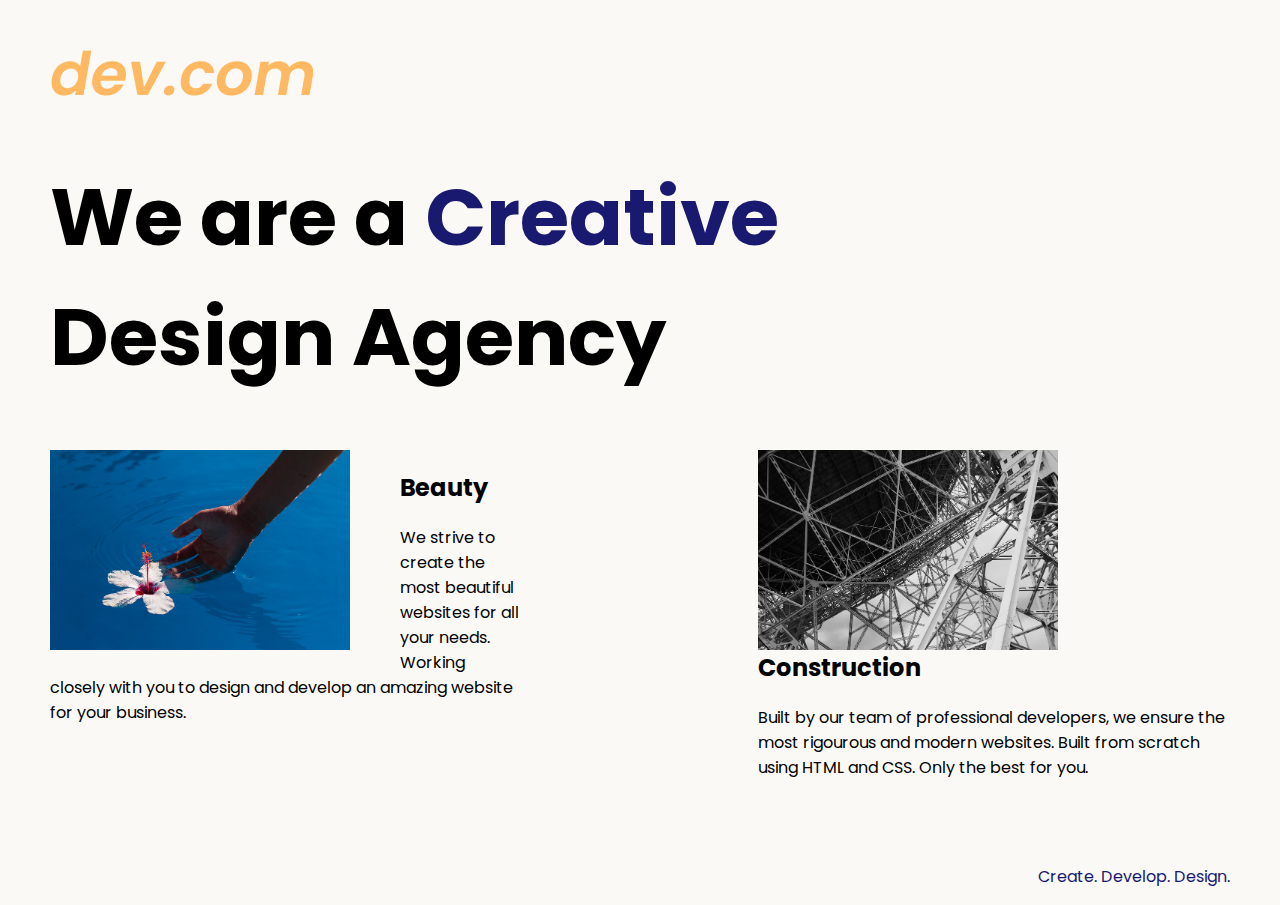
<file: projects/8.4 Web Design Agency Project/index.html>
<!DOCTYPE html>
<html lang="en">

<head>
  <meta charset="UTF-8">
  <meta name="viewport" content="width=device-width, initial-scale=1.0">
  <title>Agency</title>
  <link rel="stylesheet" href="./style.css">
  <link rel="preconnect" href="https://fonts.googleapis.com">
  <link rel="preconnect" href="https://fonts.gstatic.com" crossorigin>
  <link href="https://fonts.googleapis.com/css2?family=Poppins:wght@400;700&display=swap" rel="stylesheet">
</head>

<body>
  <div class="main">
    <img class="logo" src="./assets/images/logo.png" alt="logo">
    <h1>We are a <span>Creative</span><br />  Design Agency</h1>
    <div class="left card">
      <img class="tile-image" src="./assets/images/beautiful.jpg" alt="hand and flower in water">
      <h2 class="card-title">Beauty</h2>
      <p class="card-text">We strive to create the most beautiful websites for all your needs. Working closely with you
        to design and develop an amazing website for your business.</p>
    </div>

    <div class="right card">
      <img class="tile-image" src="./assets/images/construction.jpg" alt="metal structure">
      <h2 class="card-title">Construction</h2>
      <p>Built by our team of professional developers, we ensure the most rigourous and modern websites. Built from
        scratch using HTML and CSS. Only the best for you.</p>
    </div>

  </div>
  <footer>
    <p>Create. Develop. Design.</p>
  </footer>
</body>

</html>
</file>
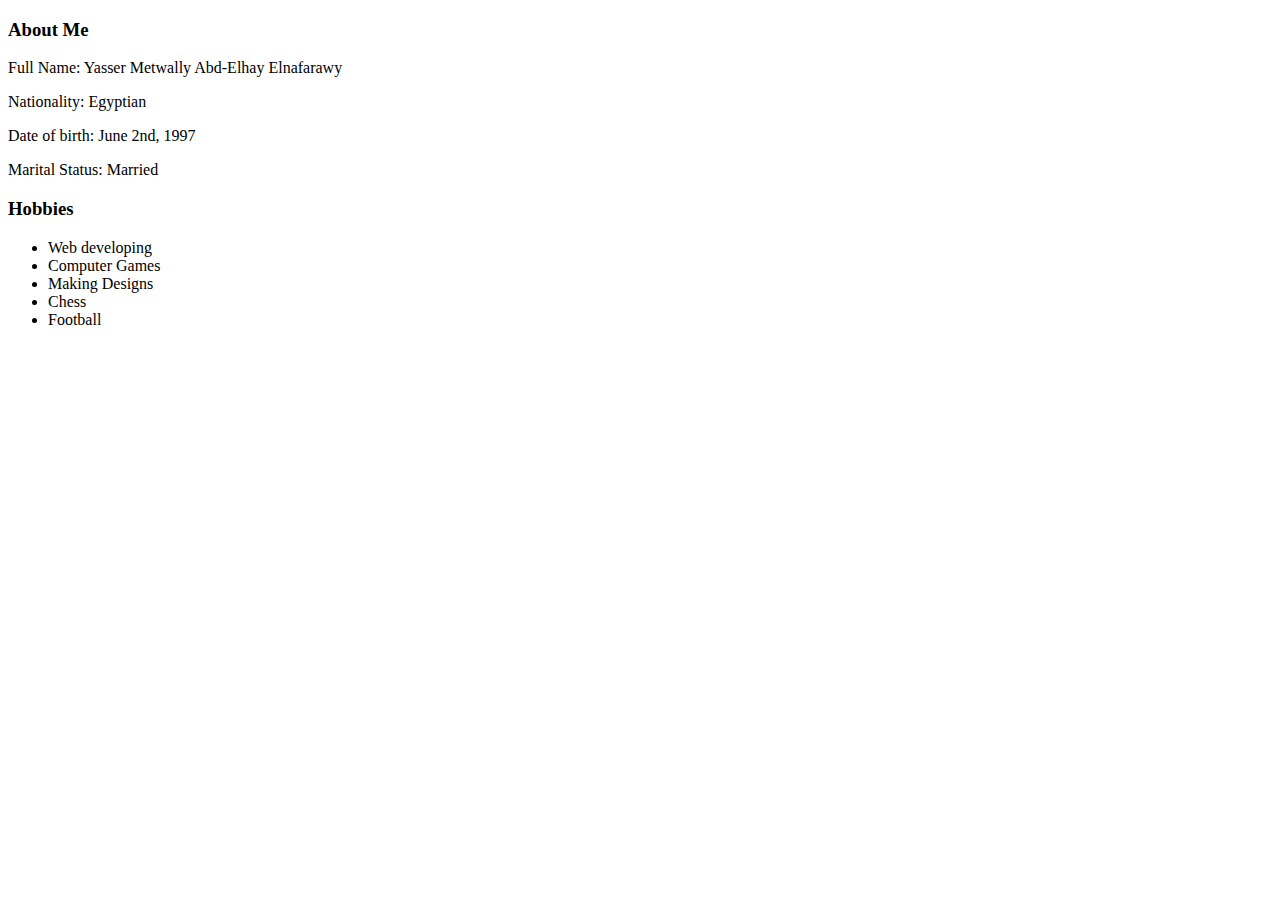
<file: About.html>
<!DOCTYPE html>
<html lang="en">
<head>
    <meta charset="UTF-8">
    <meta name="viewport" content="width=device-width, initial-scale=1.0">
    <title>About me</title>
</head>
<body>
    <h3>About Me</h3>
    <p>Full Name: Yasser Metwally Abd-Elhay Elnafarawy</p>
    <p>Nationality: Egyptian</p>
    <p>Date of birth: June 2nd, 1997</p>
    <p>Marital Status: Married</p>
    <h3>Hobbies</h3>
    <UL>
        <li>Web developing</li>
        <li>Computer Games</li>
        <li>Making Designs</li>
        <li>Chess</li>
        <li>Football</li>
    </UL>
</body>
</html>
</file>
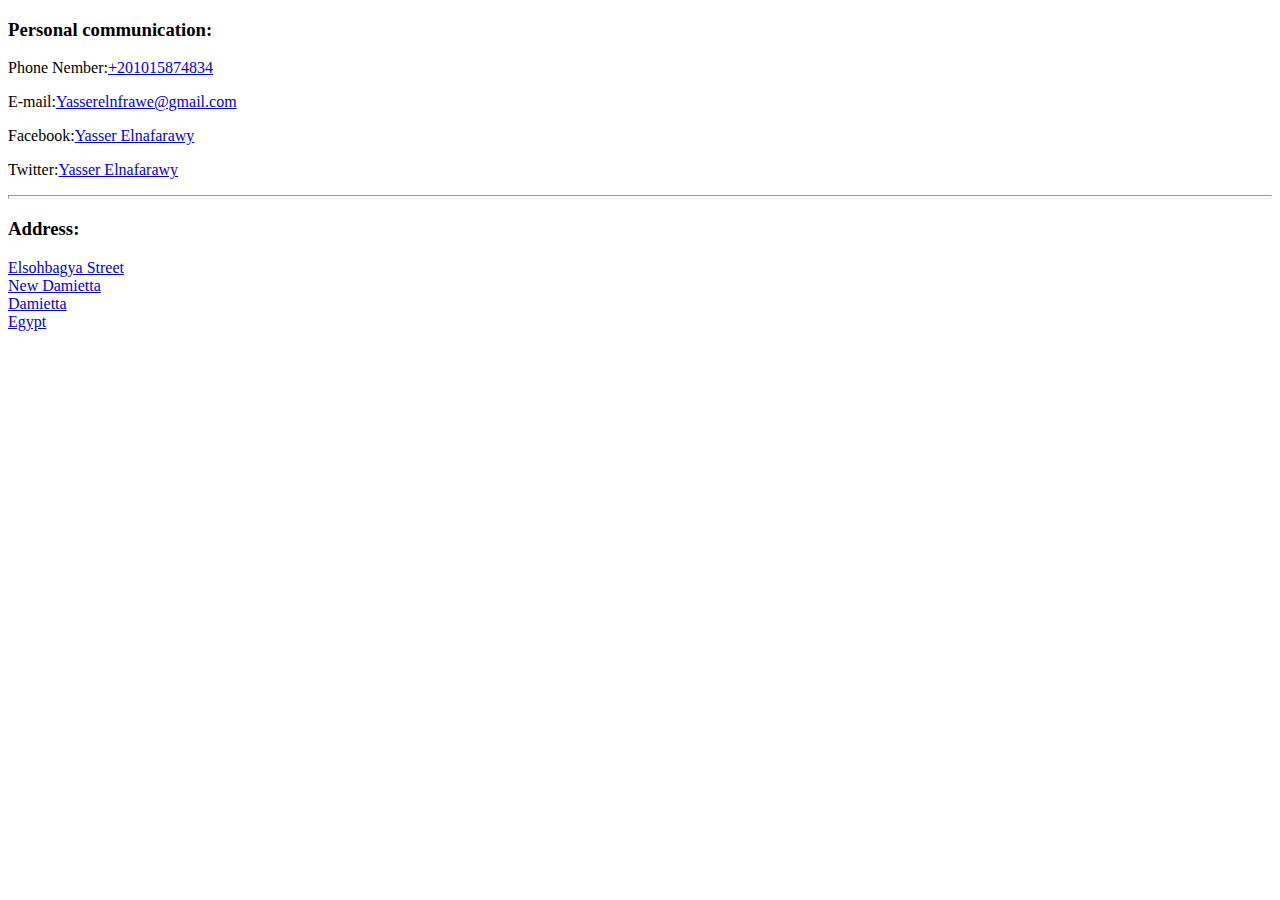
<file: contact.html>
<!DOCTYPE html>
<html lang="en">
<head>
    <meta charset="UTF-8">
    <meta name="viewport" content="width=device-width, initial-scale=1.0">
    <title>Communication</title>
</head>
<body>
    <h3>Personal communication:</h3>
    <p>Phone Nember:<a href="tel:+201015874834">+201015874834</a></p>
    <p>E-mail:<a href="mailto:Yasserelnfrawe@gmail.com?subject=Job Opportunity&Body=Hello dear Yasser">Yasserelnfrawe@gmail.com</a></p>
    <p>Facebook:<a href="https://www.facebook.com/YElnafarawy">Yasser Elnafarawy</a></p>
    <p>Twitter:<a href="https://x.com/YElnafarawy">Yasser Elnafarawy</a></p>
    <hr size="4" />
    <h3>Address:</h3>
    <a href="https://www.google.com/maps/place/31%C2%B025'32.1%22N+31%C2%B039'51.3%22E/@31.4255833,31.66425,1039m/data=!3m2!1e3!4b1!4m4!3m3!8m2!3d31.4255833!4d31.66425?entry=ttu&g_ep=EgoyMDI1MDQyMS4wIKXMDSoASAFQAw%3D%3D">
        Elsohbagya Street<br />New Damietta<br />Damietta<br />Egypt<br />
    </a>
</body>
</html>
</file>
<file: style.css>
body {
    font:  Montserrat, sans-serif;
    line-height: 1.8;
    color: #f5f6f7;
}
#who div {
    width: 60%;
}

.bg-1 {
    background-color: #474e5d;
    color: #ffffff;
}
.bg-1 h1 {
    font-size: 4rem;
    font-family: "Libre Baskerville", serif;
    font-weight: 900;
    font-style: normal;
}
.bg-1 img {
    border-radius: 50%;
}

.bg-2 {
    background-color: #666d7a; 
    color: #ffffff;
}
.bg-2 h3 {
    font-family: "Libre Baskerville", serif;
    font-style: normal;
    font-size: 30px;
    font-weight: 600;
}
.bg-2 p {
    font-size: 14px;
}

.bg-3{
     background-color: #a6adbb; 
} 
.bg-3 h3 {
    font-family: "Libre Baskerville", serif;
    font-style: normal;
    font-size: 30px;
    font-weight: 600;
}
.bg-3 h4 {
    font-weight: 600;
}


#projects {
    background-color:#666d7a ;
}

#projects h3 {
    font-family: "Libre Baskerville", serif;
    font-style: normal;
    font-size: 30px;
    font-weight: 600;
    color: #ffffff;
}

#projects p {
    color: #ffffff;
    font-weight: 400;
}

#carouselExampleAutoplaying {
    width: 80%;
}
#carouselExampleAutoplaying button:hover {
    outline: black;
    background-color: rgba(0, 0, 0, 0.3);
}
#carouselExampleAutoplaying button:active {
    outline: rgb(0, 0, 0);
    background-color: var(--success);
}

.bg-4   {
    background-color: #ccd1da; 
    
}


.bg-5 { 
    background-color: #2f2f2f; 
    color: #fff;
}
span.text-info {
    font-weight: 600;
}


#contact svg {
    color: white;
}
#contact .contact-me {
    color: #fff;
}
#contact a {
    text-decoration: none;
}
#contact h2 {
    font-family: "Libre Baskerville", serif;
    font-weight: 600;
}
</file>
<file: projects/11.3 TinDog Project/css/style.css>
.gradient-background {
  background: linear-gradient(300deg, #00bfff, #ff4c68, #ef8172);
  background-size: 180% 180%;
  animation: gradient-animation 18s ease infinite;
}


@keyframes gradient-animation {
  0% {
    background-position: 0% 50%;
  }
  50% {
    background-position: 100% 50%;
  }
  100% {
    background-position: 0% 50%;
  }
}

.icon-square {
  width: 3rem;
  height: 3rem;
  border-radius: 0.75rem;
}

.profile-img {
  height: 100px;
  border-radius: 50%;
}

.container.col-xxl-8.px-4.py-5 {
  height: 690px;
}

.icon-square {
  width: 3rem;
  height: 3rem;
  border-radius: .75rem;
}


div.justify-content-center > p {
  font-size: 20px;
  font-weight: 200;
}
</file>
<file: projects/8.4 Web Design Agency Project/style.css>
body {
  font-family: "Poppins", sans-serif;
  margin: 50px 50px 0 50px;
  background-color: #faf9f6;
  display: flex;
  flex-direction: column;
  min-height: 95vh;
}
.main {
  flex: 1;
}

h1 {
  font-size: 5rem;
}
span {
  color: #191970;
}

.card {
  width: 40%;
}

.left {
  float: left;
}
.right {
  float: right;
}

.tile-image {
  float: left;
  margin-right: 50px;
  width: 300px;
}

@media (max-width: 680px) {
  .logo {
    width: 100px;
  }

  h1 {
    text-align: center;
    font-size: 3.5rem;
  }

  .card {
    width: 100%;
    clear: both;
    margin: 20px 0px;
    text-align: justify;
  }

  .tile-image {
    clear: left;
    width: 100%;
    height: 200px;
    margin-bottom: 10px ;
    object-fit: cover;
  }
}

footer {
  text-align: right;
  color: midnightblue;
}
</file>
